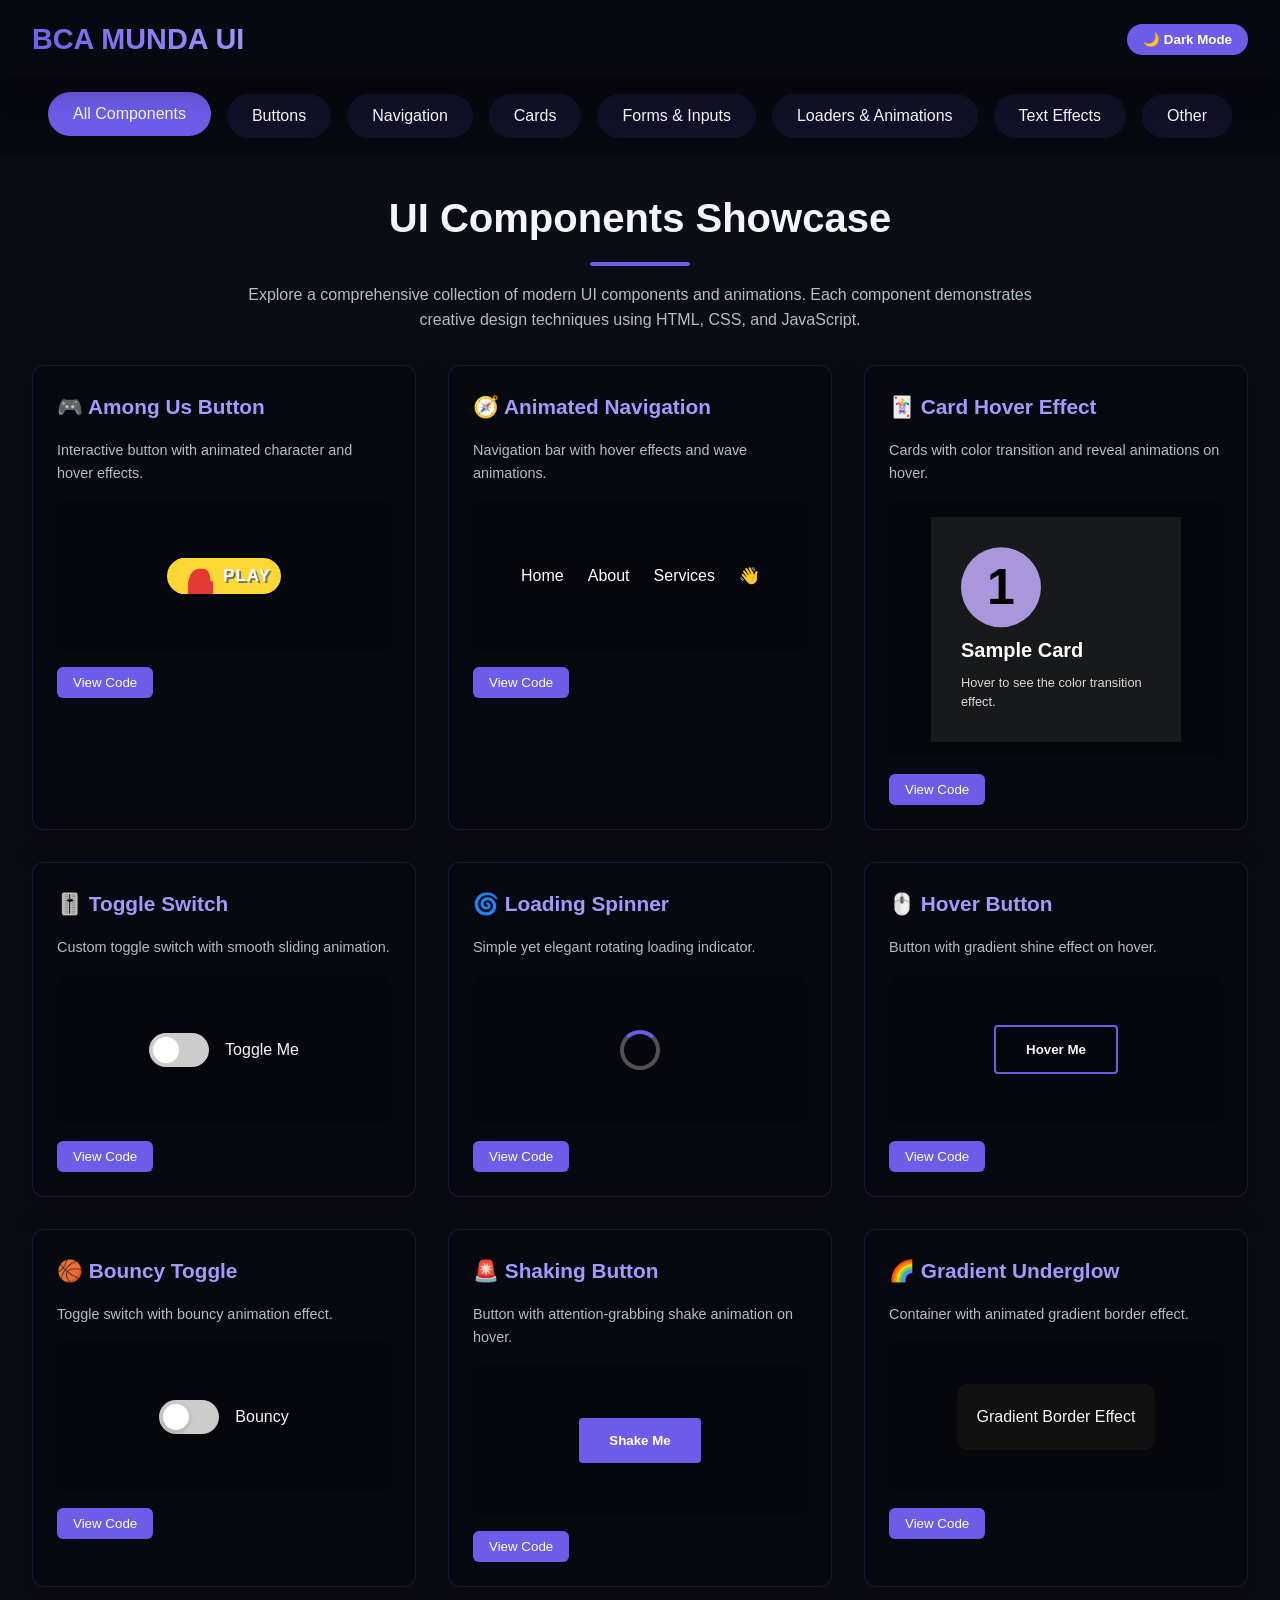
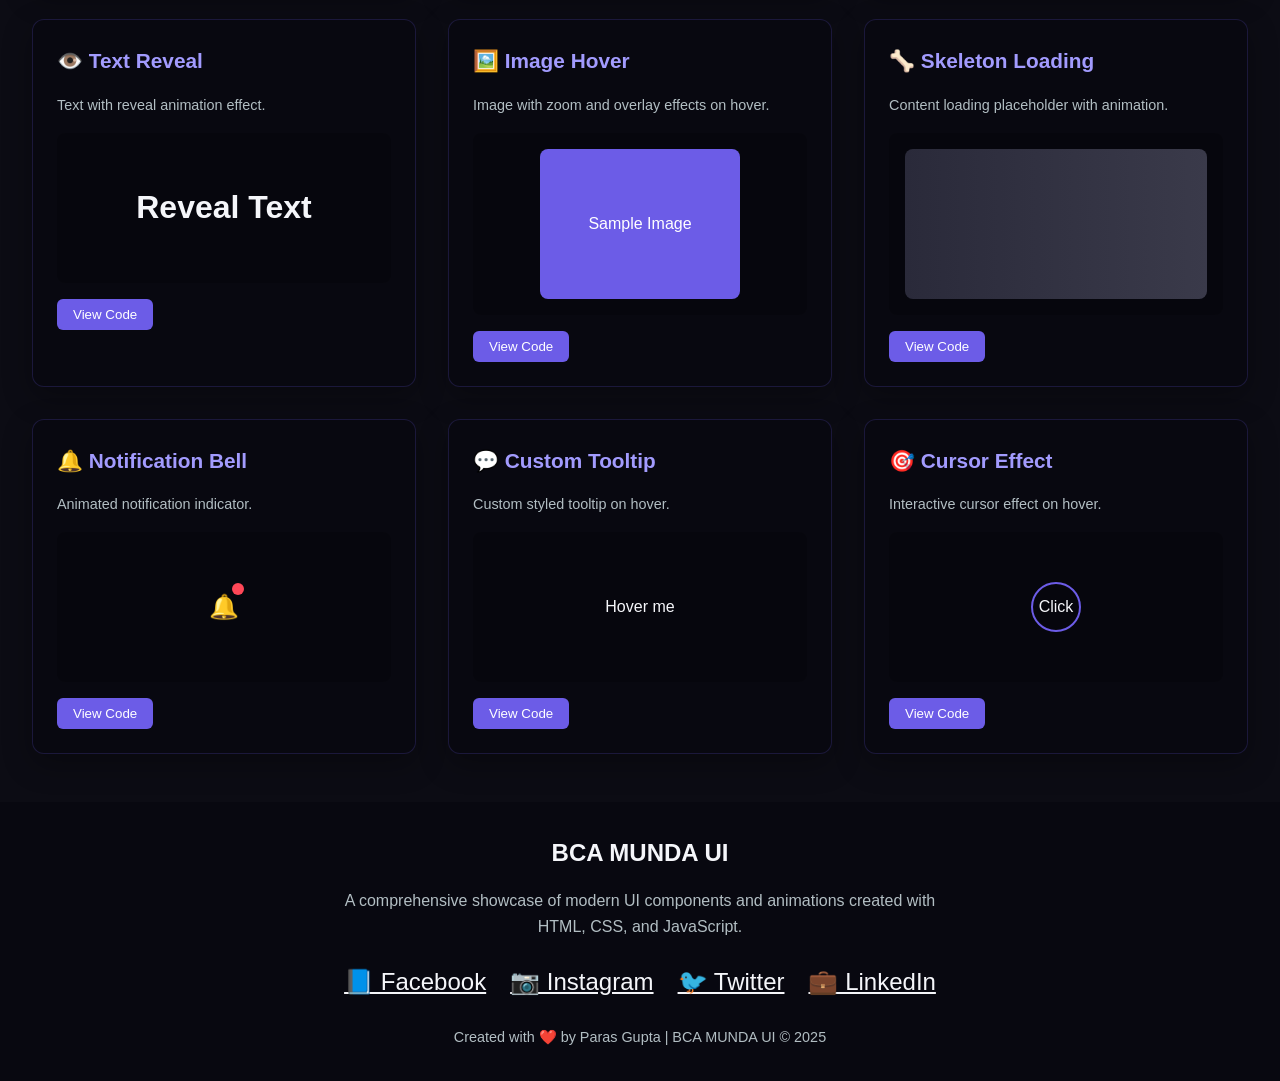
<file: index.html>
<!DOCTYPE html>
<html lang="en">
<head>
    <meta charset="UTF-8">
    <meta name="viewport" content="width=device-width, initial-scale=1.0">
    <title>BCA MUNDA UI - Comprehensive UI Components Showcase</title>
    <link rel="icon" href="data:image/svg+xml,<svg xmlns=%22http://www.w3.org/2000/svg%22 viewBox=%220 0 100 100%22><text y=%22.9em%22 font-size=%2290%22>🎨</text></svg>">
    
    <!-- SEO Meta Tags -->
    <meta name="description" content="BCA MUNDA UI - A comprehensive showcase of modern UI components and animations">
    <meta name="keywords" content="UI components, CSS animations, JavaScript effects, web design, frontend">
    <meta name="author" content="Paras Gupta">
    
    <!-- Open Graph / Social Media Meta Tags -->
    <meta property="og:title" content="BCA MUNDA UI - Comprehensive UI Components Showcase">
    <meta property="og:description" content="A comprehensive showcase of modern UI components and animations">
    <meta property="og:type" content="website">
    
    <!-- Link to external stylesheet -->
    <link rel="stylesheet" href="styles.css">
    
    <style>
        /* Component Specific Styles - These would typically be in separate files */
        /* Among Us Button */
        .among-us-btn {
            display: flex;
            align-items: center;
            justify-content: center;
            gap: 10px;
            padding: 0 10px;
            color: white;
            text-shadow: 2px 2px rgb(116, 116, 116);
            text-transform: uppercase;
            cursor: pointer;
            border: solid 2px black;
            letter-spacing: 1px;
            font-weight: 600;
            font-size: 17px;
            background-color: hsl(49deg 98% 60%);
            border-radius: 50px;
            position: relative;
            overflow: hidden;
            transition: all 0.5s ease;
        }

        .among-us-btn:active {
            transform: scale(0.9);
            transition: all 100ms ease;
        }

        .among-us-btn svg {
            transition: all 0.5s ease;
            z-index: 2;
            width: 36px;
            height: 36px;
        }

        .play-text {
            transition: all 0.5s ease;
            transition-delay: 300ms;
        }

        .among-us-btn:hover svg {
            transform: scale(3) translate(50%);
        }

        .now-text {
            position: absolute;
            left: 0;
            transform: translateX(-100%);
            transition: all 0.5s ease;
            z-index: 2;
        }

        .among-us-btn:hover .now-text {
            transform: translateX(10px);
            transition-delay: 300ms;
        }

        .among-us-btn:hover .play-text {
            transform: translateX(200%);
            transition-delay: 300ms;
        }

        /* Animated Nav Bar */
        .animated-nav ul {
            display: inline-grid;
            grid-auto-flow: column;
            grid-gap: 24px;
            justify-items: center;
            list-style: none;
        }

        .animated-nav a {
            color: white;
            text-decoration: none;
        }

        .animated-nav a:hover {
            box-shadow: inset 0 -1.2em 0 hsla(0, 0%, 100%, 0.4);
        }

        .wave-animation {
            display: inline-block;
            animation: wave-animation 0.3s infinite;
        }

        @keyframes wave-animation {
            0%, 100% {
                transform: rotate(0deg);
            }
            25% {
                transform: rotate(20deg);
            }
            75% {
                transform: rotate(-15deg);
            }
        }

        /* Card Hover Effect */
        .sample-card {
            background-color: hsl(220, 6%, 10%);
            padding: 120px 30px 30px;
            position: relative;
            z-index: 1;
            max-width: 250px;
            --color: #AA96DA;
        }

        .sample-card::before {
            content: '';
            position: absolute;
            left: 0;
            top: 0;
            height: 100%;
            width: 100%;
            background-color: var(--color);
            z-index: -1;
            clip-path: circle(40px at 70px 70px);
            transition: clip-path 1s ease;
        }

        .sample-card:hover::before {
            clip-path: circle(100%);
        }

        .sample-card span {
            position: absolute;
            left: 0;
            top: 0;
            height: 80px;
            width: 80px;
            font-size: 50px;
            font-weight: bold;
            transform: translate(30px, 30px);
            display: flex;
            align-items: center;
            justify-content: center;
            color: hsl(0, 0%, 0%);
            transition: transform 1s ease;
        }

        .sample-card:hover span {
            transform: translate(0, 30px);
        }

        .sample-card h3 {
            font-size: 20px;
            color: hsl(0, 0%, 100%);
            font-weight: 600;
            text-transform: capitalize;
            margin-bottom: 10px;
            line-height: 1.3;
        }

        .sample-card p {
            color: hsl(0, 0%, 85%);
            line-height: 1.5;
            font-size: 0.8rem;
        }

        /* Toggle Switch */
        .toggle-container {
            display: flex;
            align-items: center;
            gap: 1rem;
        }

        .toggle-switch {
            position: relative;
            display: inline-block;
            width: 60px;
            height: 34px;
        }

        .toggle-switch input {
            opacity: 0;
            width: 0;
            height: 0;
        }

        .slider {
            position: absolute;
            cursor: pointer;
            top: 0;
            left: 0;
            right: 0;
            bottom: 0;
            background-color: #ccc;
            transition: .4s;
            border-radius: 34px;
        }

        .slider:before {
            position: absolute;
            content: "";
            height: 26px;
            width: 26px;
            left: 4px;
            bottom: 4px;
            background-color: white;
            transition: .4s;
            border-radius: 50%;
        }

        input:checked + .slider {
            background-color: var(--primary-color);
        }

        input:checked + .slider:before {
            transform: translateX(26px);
        }

        /* Loading Spinner */
        .spinner {
            width: 40px;
            height: 40px;
            border: 4px solid rgba(255, 255, 255, 0.3);
            border-radius: 50%;
            border-top-color: var(--primary-color);
            animation: spin 1s ease-in-out infinite;
        }

        @keyframes spin {
            to { transform: rotate(360deg); }
        }

        /* Button Hover Effect */
        .hover-btn {
            padding: 15px 30px;
            background: transparent;
            color: var(--light-text);
            border: 2px solid var(--primary-color);
            border-radius: 4px;
            cursor: pointer;
            font-weight: 600;
            position: relative;
            overflow: hidden;
            transition: var(--transition);
        }

        .hover-btn::before {
            content: '';
            position: absolute;
            top: 0;
            left: -100%;
            width: 100%;
            height: 100%;
            background: linear-gradient(90deg, transparent, rgba(108, 92, 231, 0.2), transparent);
            transition: 0.5s;
        }

        .hover-btn:hover::before {
            left: 100%;
        }

        .hover-btn:hover {
            background: var(--primary-color);
            box-shadow: var(--glow);
        }

        /* Bouncy Toggle Switch */
        .bouncy-toggle {
            position: relative;
            display: inline-block;
            width: 60px;
            height: 34px;
        }

        .bouncy-toggle input {
            opacity: 0;
            width: 0;
            height: 0;
        }

        .bouncy-slider {
            position: absolute;
            cursor: pointer;
            top: 0;
            left: 0;
            right: 0;
            bottom: 0;
            background-color: #ccc;
            transition: .4s;
            border-radius: 34px;
        }

        .bouncy-slider:before {
            position: absolute;
            content: "";
            height: 26px;
            width: 26px;
            left: 4px;
            bottom: 4px;
            background-color: white;
            transition: .4s;
            border-radius: 50%;
            box-shadow: 0 2px 5px rgba(0,0,0,0.2);
        }

        input:checked + .bouncy-slider {
            background-color: var(--primary-color);
        }

        input:checked + .bouncy-slider:before {
            transform: translateX(26px);
            animation: bounce 0.5s ease;
        }

        @keyframes bounce {
            0%, 100% { transform: translateX(26px) scale(1); }
            50% { transform: translateX(26px) scale(1.2); }
        }

        /* Shaking Button */
        .shake-btn {
            padding: 15px 30px;
            background: var(--primary-color);
            color: white;
            border: none;
            border-radius: 4px;
            cursor: pointer;
            font-weight: 600;
            transition: var(--transition);
        }

        .shake-btn:hover {
            animation: shake 0.5s ease;
        }

        @keyframes shake {
            0%, 100% { transform: translateX(0); }
            25% { transform: translateX(-5px); }
            75% { transform: translateX(5px); }
        }

        /* Gradient Underglow */
        .gradient-underglow {
            padding: 20px;
            background: #111;
            border-radius: 10px;
            position: relative;
            overflow: hidden;
        }

        .gradient-underglow::before {
            content: '';
            position: absolute;
            top: -50%;
            left: -50%;
            width: 200%;
            height: 200%;
            background: conic-gradient(
                transparent, 
                rgba(168, 239, 255, 1), 
                transparent 30%
            );
            animation: rotate 4s linear infinite;
            z-index: -1;
        }

        .gradient-underglow::after {
            content: '';
            position: absolute;
            inset: 3px;
            background: #111;
            border-radius: 7px;
            z-index: -1;
        }

        @keyframes rotate {
            0% { transform: rotate(0deg); }
            100% { transform: rotate(360deg); }
        }

        /* Text Reveal Effect */
        .text-reveal {
            font-size: 2rem;
            font-weight: bold;
            color: var(--light-text);
            position: relative;
            overflow: hidden;
            display: inline-block;
        }

        .text-reveal::after {
            content: '';
            position: absolute;
            top: 0;
            left: 0;
            width: 100%;
            height: 100%;
            background: var(--primary-color);
            transform: scaleX(0);
            transform-origin: left;
            animation: reveal 2s ease-in-out infinite;
        }

        .text-content {
            position: relative;
            z-index: 1;
        }

        @keyframes reveal {
            0% { transform: scaleX(0); }
            50% { transform: scaleX(1); }
            100% { transform: scaleX(0); }
        }

        /* Image Hover Effect */
        .image-container {
            position: relative;
            width: 200px;
            height: 150px;
            overflow: hidden;
            border-radius: 8px;
        }

        .image-container img {
            width: 100%;
            height: 100%;
            object-fit: cover;
            transition: transform 0.5s ease;
        }

        .image-container:hover img {
            transform: scale(1.1);
        }

        .image-overlay {
            position: absolute;
            top: 0;
            left: 0;
            width: 100%;
            height: 100%;
            background: rgba(108, 92, 231, 0.7);
            display: flex;
            align-items: center;
            justify-content: center;
            opacity: 0;
            transition: opacity 0.3s ease;
        }

        .image-container:hover .image-overlay {
            opacity: 1;
        }

        /* Skeleton Loading */
        .skeleton {
            width: 100%;
            height: 150px;
            background: linear-gradient(90deg, #2a2a3a, #3a3a4a, #2a2a3a);
            background-size: 200% 100%;
            animation: loading 1.5s ease-in-out infinite;
            border-radius: 8px;
        }

        @keyframes loading {
            0% { background-position: 200% 0; }
            100% { background-position: -200% 0; }
        }

        /* Notification Bell */
        .bell {
            position: relative;
            cursor: pointer;
            font-size: 24px;
        }

        .bell::after {
            content: '';
            position: absolute;
            top: -5px;
            right: -5px;
            width: 12px;
            height: 12px;
            background: #ff4757;
            border-radius: 50%;
            animation: pulse 1.5s infinite;
        }

        @keyframes pulse {
            0% { transform: scale(0.95); box-shadow: 0 0 0 0 rgba(255, 71, 87, 0.7); }
            70% { transform: scale(1); box-shadow: 0 0 0 10px rgba(255, 71, 87, 0); }
            100% { transform: scale(0.95); box-shadow: 0 0 0 0 rgba(255, 71, 87, 0); }
        }

        /* Tooltip */
        .tooltip-container {
            position: relative;
            display: inline-block;
            cursor: pointer;
        }

        .tooltip-text {
            visibility: hidden;
            width: 120px;
            background-color: var(--primary-color);
            color: #fff;
            text-align: center;
            border-radius: 6px;
            padding: 5px;
            position: absolute;
            z-index: 1;
            bottom: 125%;
            left: 50%;
            transform: translateX(-50%);
            opacity: 0;
            transition: opacity 0.3s;
            font-size: 0.8rem;
        }

        .tooltip-container:hover .tooltip-text {
            visibility: visible;
            opacity: 1;
        }

        /* Cursor Effect */
        .cursor-effect {
            width: 50px;
            height: 50px;
            border: 2px solid var(--primary-color);
            border-radius: 50%;
            position: relative;
            display: flex;
            align-items: center;
            justify-content: center;
            cursor: pointer;
        }

        .cursor-effect:hover::before {
            content: '';
            position: absolute;
            width: 100%;
            height: 100%;
            border-radius: 50%;
            background: var(--primary-color);
            opacity: 0.2;
            animation: ripple 1s infinite;
        }

        @keyframes ripple {
            0% { transform: scale(1); opacity: 0.2; }
            100% { transform: scale(1.5); opacity: 0; }
        }
    </style>
</head>
<body>
    <header>
        <a href="#" class="logo">BCA MUNDA UI</a>
        <button class="theme-toggle" id="themeToggle">🌙 Dark Mode</button>
    </header>

    <nav>
        <div class="nav-categories">
            <a href="#" class="nav-category active" data-category="all">All Components</a>
            <a href="#" class="nav-category" data-category="buttons">Buttons</a>
            <a href="#" class="nav-category" data-category="navigation">Navigation</a>
            <a href="#" class="nav-category" data-category="cards">Cards</a>
            <a href="#" class="nav-category" data-category="forms">Forms & Inputs</a>
            <a href="#" class="nav-category" data-category="loaders">Loaders & Animations</a>
            <a href="#" class="nav-category" data-category="effects">Text Effects</a>
            <a href="#" class="nav-category" data-category="other">Other</a>
        </div>
    </nav>

    <main>
        <h1 class="section-title">UI Components Showcase</h1>
        <p style="text-align: center; color: var(--gray-text); max-width: 800px; margin: 0 auto 2rem;">
            Explore a comprehensive collection of modern UI components and animations. Each component demonstrates creative design techniques using HTML, CSS, and JavaScript.
        </p>

        <div class="components-grid">
            <!-- Among Us Button -->
            <div class="component-card" data-category="buttons">
                <h2 class="component-title">🎮 Among Us Button</h2>
                <div class="component-description">
                    Interactive button with animated character and hover effects.
                </div>
                <div class="component-preview">
                    <button class="among-us-btn">
                        <svg xmlns="http://www.w3.org/2000/svg" viewBox="0 0 36 36">
                            <rect width="36" height="36" x="0" y="0" fill="#fdd835"></rect>
                            <path fill="#e53935" d="M38.67,42H11.52C11.27,40.62,11,38.57,11,36c0-5,0-11,0-11s1.44-7.39,3.22-9.59 c1.67-2.06,2.76-3.48,6.78-4.41c3-0.7,7.13-0.23,9,1c2.15,1.42,3.37,6.67,3.81,11.29c1.49-0.3,5.21,0.2,5.5,1.28 C40.89,30.29,39.48,38.31,38.67,42z"></path>
                        </svg>
                        <span class="now-text">now!</span>
                        <span class="play-text">play</span>
                    </button>
                </div>
                <button class="view-code-btn">View Code</button>
            </div>

            <!-- Animated Nav Bar -->
            <div class="component-card" data-category="navigation">
                <h2 class="component-title">🧭 Animated Navigation</h2>
                <div class="component-description">
                    Navigation bar with hover effects and wave animations.
                </div>
                <div class="component-preview">
                    <div class="animated-nav">
                        <ul>
                            <li><a href="#">Home</a></li>
                            <li><a href="#">About</a></li>
                            <li><a href="#">Services</a></li>
                            <li><p class="wave-animation">👋</p></li>
                        </ul>
                    </div>
                </div>
                <button class="view-code-btn">View Code</button>
            </div>

            <!-- Card Hover Effect -->
            <div class="component-card" data-category="cards">
                <h2 class="component-title">🃏 Card Hover Effect</h2>
                <div class="component-description">
                    Cards with color transition and reveal animations on hover.
                </div>
                <div class="component-preview">
                    <div class="sample-card">
                        <span>1</span>
                        <h3>Sample Card</h3>
                        <p>Hover to see the color transition effect.</p>
                    </div>
                </div>
                <button class="view-code-btn">View Code</button>
            </div>

            <!-- Toggle Switch -->
            <div class="component-card" data-category="forms">
                <h2 class="component-title">🎚️ Toggle Switch</h2>
                <div class="component-description">
                    Custom toggle switch with smooth sliding animation.
                </div>
                <div class="component-preview">
                    <div class="toggle-container">
                        <label class="toggle-switch">
                            <input type="checkbox">
                            <span class="slider"></span>
                        </label>
                        <span>Toggle Me</span>
                    </div>
                </div>
                <button class="view-code-btn">View Code</button>
            </div>

            <!-- Loading Spinner -->
            <div class="component-card" data-category="loaders">
                <h2 class="component-title">🌀 Loading Spinner</h2>
                <div class="component-description">
                    Simple yet elegant rotating loading indicator.
                </div>
                <div class="component-preview">
                    <div class="spinner"></div>
                </div>
                <button class="view-code-btn">View Code</button>
            </div>

            <!-- Button Hover Effect -->
            <div class="component-card" data-category="buttons">
                <h2 class="component-title">🖱️ Hover Button</h2>
                <div class="component-description">
                    Button with gradient shine effect on hover.
                </div>
                <div class="component-preview">
                    <button class="hover-btn">Hover Me</button>
                </div>
                <button class="view-code-btn">View Code</button>
            </div>

            <!-- Bouncy Toggle Switch -->
            <div class="component-card" data-category="forms">
                <h2 class="component-title">🏀 Bouncy Toggle</h2>
                <div class="component-description">
                    Toggle switch with bouncy animation effect.
                </div>
                <div class="component-preview">
                    <div class="toggle-container">
                        <label class="bouncy-toggle">
                            <input type="checkbox">
                            <span class="bouncy-slider"></span>
                        </label>
                        <span>Bouncy</span>
                    </div>
                </div>
                <button class="view-code-btn">View Code</button>
            </div>

            <!-- Shaking Button -->
            <div class="component-card" data-category="buttons">
                <h2 class="component-title">🚨 Shaking Button</h2>
                <div class="component-description">
                    Button with attention-grabbing shake animation on hover.
                </div>
                <div class="component-preview">
                    <button class="shake-btn">Shake Me</button>
                </div>
                <button class="view-code-btn">View Code</button>
            </div>

            <!-- Animated Gradient Underglow -->
            <div class="component-card" data-category="effects">
                <h2 class="component-title">🌈 Gradient Underglow</h2>
                <div class="component-description">
                    Container with animated gradient border effect.
                </div>
                <div class="component-preview">
                    <div class="gradient-underglow">
                        <p>Gradient Border Effect</p>
                    </div>
                </div>
                <button class="view-code-btn">View Code</button>
            </div>

            <!-- Text Reveal Effect -->
            <div class="component-card" data-category="effects">
                <h2 class="component-title">👁️ Text Reveal</h2>
                <div class="component-description">
                    Text with reveal animation effect.
                </div>
                <div class="component-preview">
                    <div class="text-reveal">
                        <span class="text-content">Reveal Text</span>
                    </div>
                </div>
                <button class="view-code-btn">View Code</button>
            </div>

            <!-- Image Hover Effect -->
            <div class="component-card" data-category="cards">
                <h2 class="component-title">🖼️ Image Hover</h2>
                <div class="component-description">
                    Image with zoom and overlay effects on hover.
                </div>
                <div class="component-preview">
                    <div class="image-container">
                        <div style="background: #6c5ce7; width: 100%; height: 100%; display: flex; align-items: center; justify-content: center; color: white;">
                            Sample Image
                        </div>
                        <div class="image-overlay">
                            <span>View</span>
                        </div>
                    </div>
                </div>
                <button class="view-code-btn">View Code</button>
            </div>

            <!-- Skeleton Loading -->
            <div class="component-card" data-category="loaders">
                <h2 class="component-title">🦴 Skeleton Loading</h2>
                <div class="component-description">
                    Content loading placeholder with animation.
                </div>
                <div class="component-preview">
                    <div class="skeleton"></div>
                </div>
                <button class="view-code-btn">View Code</button>
            </div>

            <!-- Notification Bell -->
            <div class="component-card" data-category="other">
                <h2 class="component-title">🔔 Notification Bell</h2>
                <div class="component-description">
                    Animated notification indicator.
                </div>
                <div class="component-preview">
                    <div class="bell">🔔</div>
                </div>
                <button class="view-code-btn">View Code</button>
            </div>

            <!-- Tooltip -->
            <div class="component-card" data-category="other">
                <h2 class="component-title">💬 Custom Tooltip</h2>
                <div class="component-description">
                    Custom styled tooltip on hover.
                </div>
                <div class="component-preview">
                    <div class="tooltip-container">
                        Hover me
                        <span class="tooltip-text">Tooltip text</span>
                    </div>
                </div>
                <button class="view-code-btn">View Code</button>
            </div>

            <!-- Cursor Effect -->
            <div class="component-card" data-category="other">
                <h2 class="component-title">🎯 Cursor Effect</h2>
                <div class="component-description">
                    Interactive cursor effect on hover.
                </div>
                <div class="component-preview">
                    <div class="cursor-effect">Click</div>
                </div>
                <button class="view-code-btn">View Code</button>
            </div>
        </div>
    </main>

    <footer>
        <div class="footer-content">
            <h2>BCA MUNDA UI</h2>
            <p style="color: var(--gray-text); max-width: 600px; margin: 1rem auto;">
                A comprehensive showcase of modern UI components and animations created with HTML, CSS, and JavaScript.
            </p>
            
            <div class="social-links">
                <a href="#" class="social-link">📘 Facebook</a>
                <a href="#" class="social-link">📷 Instagram</a>
                <a href="#" class="social-link">🐦 Twitter</a>
                <a href="#" class="social-link">💼 LinkedIn</a>
            </div>
            
            <p class="copyright">
                Created with ❤️ by Paras Gupta | BCA MUNDA UI © 2025
            </p>
        </div>
    </footer>

    <!-- Link to external JavaScript -->
    <script src="script.js"></script>
    
    <script>
        // Additional component-specific JavaScript
        // In a full implementation, this would be in the external script.js file
        
        // Button interactions
        document.querySelectorAll('.among-us-btn').forEach(btn => {
            btn.addEventListener('mouseenter', () => {
                // Hover effect is handled by CSS
            });
        });
        
        document.querySelectorAll('.sample-card').forEach(card => {
            card.addEventListener('mouseenter', () => {
                // Hover effect is handled by CSS
            });
        });
        
        // View code buttons
        document.querySelectorAll('.view-code-btn').forEach(btn => {
            btn.addEventListener('click', function() {
                alert('In a full implementation, this would show the source code for the component.');
            });
        });
        
        // Toggle switches
        document.querySelectorAll('.toggle-switch input, .bouncy-toggle input').forEach(toggle => {
            toggle.addEventListener('change', function() {
                console.log('Toggle switched:', this.checked);
            });
        });
        
        // Shaking button
        document.querySelectorAll('.shake-btn').forEach(btn => {
            btn.addEventListener('mouseenter', function() {
                // Shake animation is handled by CSS
            });
        });
        
        // Tooltip
        document.querySelectorAll('.tooltip-container').forEach(tooltip => {
            tooltip.addEventListener('mouseenter', function() {
                // Tooltip is handled by CSS
            });
        });
        
        // Cursor effect
        document.querySelectorAll('.cursor-effect').forEach(cursor => {
            cursor.addEventListener('mouseenter', function() {
                // Ripple effect is handled by CSS
            });
        });
        
        // Initialize any components that need it
        document.addEventListener('DOMContentLoaded', function() {
            console.log('BCA MUNDA UI Components Loaded');
        });
    </script>
</body>
</html>
</file>
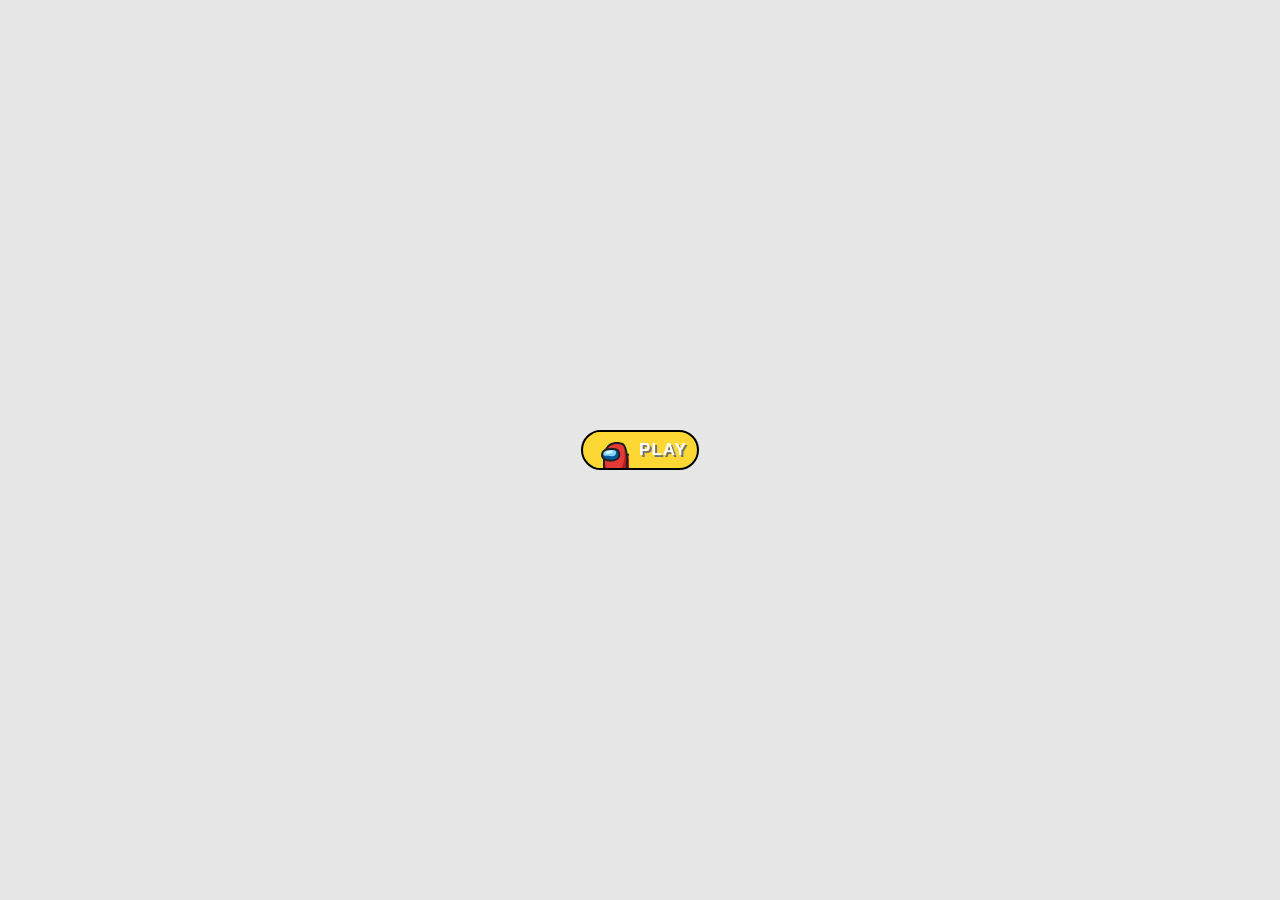
<file: Among-us-button/index.html>
<!DOCTYPE html>
<html lang="en">
<head>
    <meta charset="UTF-8">
    <meta name="viewport" content="width=device-width, initial-scale=1.0">
    <title>Amoung Us Button Animation GevStack</title>
    <link rel="stylesheet" href="style.css">
</head>
<body>
    <button>
        <svg
          xmlns="http://www.w3.org/2000/svg"
          viewBox="0 0 36 36"
          width="36px"
          height="36px"
        >
          <rect width="36" height="36" x="0" y="0" fill="#fdd835"></rect>
          <path
            fill="#e53935"
            d="M38.67,42H11.52C11.27,40.62,11,38.57,11,36c0-5,0-11,0-11s1.44-7.39,3.22-9.59 c1.67-2.06,2.76-3.48,6.78-4.41c3-0.7,7.13-0.23,9,1c2.15,1.42,3.37,6.67,3.81,11.29c1.49-0.3,5.21,0.2,5.5,1.28 C40.89,30.29,39.48,38.31,38.67,42z"
          ></path>
          <path
            fill="#b71c1c"
            d="M39.02,42H11.99c-0.22-2.67-0.48-7.05-0.49-12.72c0.83,4.18,1.63,9.59,6.98,9.79 c3.48,0.12,8.27,0.55,9.83-2.45c1.57-3,3.72-8.95,3.51-15.62c-0.19-5.84-1.75-8.2-2.13-8.7c0.59,0.66,3.74,4.49,4.01,11.7 c0.03,0.83,0.06,1.72,0.08,2.66c4.21-0.15,5.93,1.5,6.07,2.35C40.68,33.85,39.8,38.9,39.02,42z"
          ></path>
          <path
            fill="#212121"
            d="M35,27.17c0,3.67-0.28,11.2-0.42,14.83h-2C32.72,38.42,33,30.83,33,27.17 c0-5.54-1.46-12.65-3.55-14.02c-1.65-1.08-5.49-1.48-8.23-0.85c-3.62,0.83-4.57,1.99-6.14,3.92L15,16.32 c-1.31,1.6-2.59,6.92-3,8.96v10.8c0,2.58,0.28,4.61,0.54,5.92H10.5c-0.25-1.41-0.5-3.42-0.5-5.92l0.02-11.09 c0.15-0.77,1.55-7.63,3.43-9.94l0.08-0.09c1.65-2.03,2.96-3.63,7.25-4.61c3.28-0.76,7.67-0.25,9.77,1.13 C33.79,13.6,35,22.23,35,27.17z"
          ></path>
          <path
            fill="#01579b"
            d="M17.165,17.283c5.217-0.055,9.391,0.283,9,6.011c-0.391,5.728-8.478,5.533-9.391,5.337 c-0.913-0.196-7.826-0.043-7.696-5.337C9.209,18,13.645,17.32,17.165,17.283z"
          ></path>
          <path
            fill="#212121"
            d="M40.739,37.38c-0.28,1.99-0.69,3.53-1.22,4.62h-2.43c0.25-0.19,1.13-1.11,1.67-4.9 c0.57-4-0.23-11.79-0.93-12.78c-0.4-0.4-2.63-0.8-4.37-0.89l0.1-1.99c1.04,0.05,4.53,0.31,5.71,1.49 C40.689,24.36,41.289,33.53,40.739,37.38z"
          ></path>
          <path
            fill="#81d4fa"
            d="M10.154,20.201c0.261,2.059-0.196,3.351,2.543,3.546s8.076,1.022,9.402-0.554 c1.326-1.576,1.75-4.365-0.891-5.267C19.336,17.287,12.959,16.251,10.154,20.201z"
          ></path>
          <path
            fill="#212121"
            d="M17.615,29.677c-0.502,0-0.873-0.03-1.052-0.069c-0.086-0.019-0.236-0.035-0.434-0.06 c-5.344-0.679-8.053-2.784-8.052-6.255c0.001-2.698,1.17-7.238,8.986-7.32l0.181-0.002c3.444-0.038,6.414-0.068,8.272,1.818 c1.173,1.191,1.712,3,1.647,5.53c-0.044,1.688-0.785,3.147-2.144,4.217C22.785,29.296,19.388,29.677,17.615,29.677z M17.086,17.973 c-7.006,0.074-7.008,4.023-7.008,5.321c-0.001,3.109,3.598,3.926,6.305,4.27c0.273,0.035,0.48,0.063,0.601,0.089 c0.563,0.101,4.68,0.035,6.855-1.732c0.865-0.702,1.299-1.57,1.326-2.653c0.051-1.958-0.301-3.291-1.073-4.075 c-1.262-1.281-3.834-1.255-6.825-1.222L17.086,17.973z"
          ></path>
          <path
            fill="#e1f5fe"
            d="M15.078,19.043c1.957-0.326,5.122-0.529,4.435,1.304c-0.489,1.304-7.185,2.185-7.185,0.652 C12.328,19.467,15.078,19.043,15.078,19.043z"
          ></path>
        </svg>
        <span class="now">now!</span>
        <span class="play">play</span>
      </button>
      
</body>
</html>
</file>
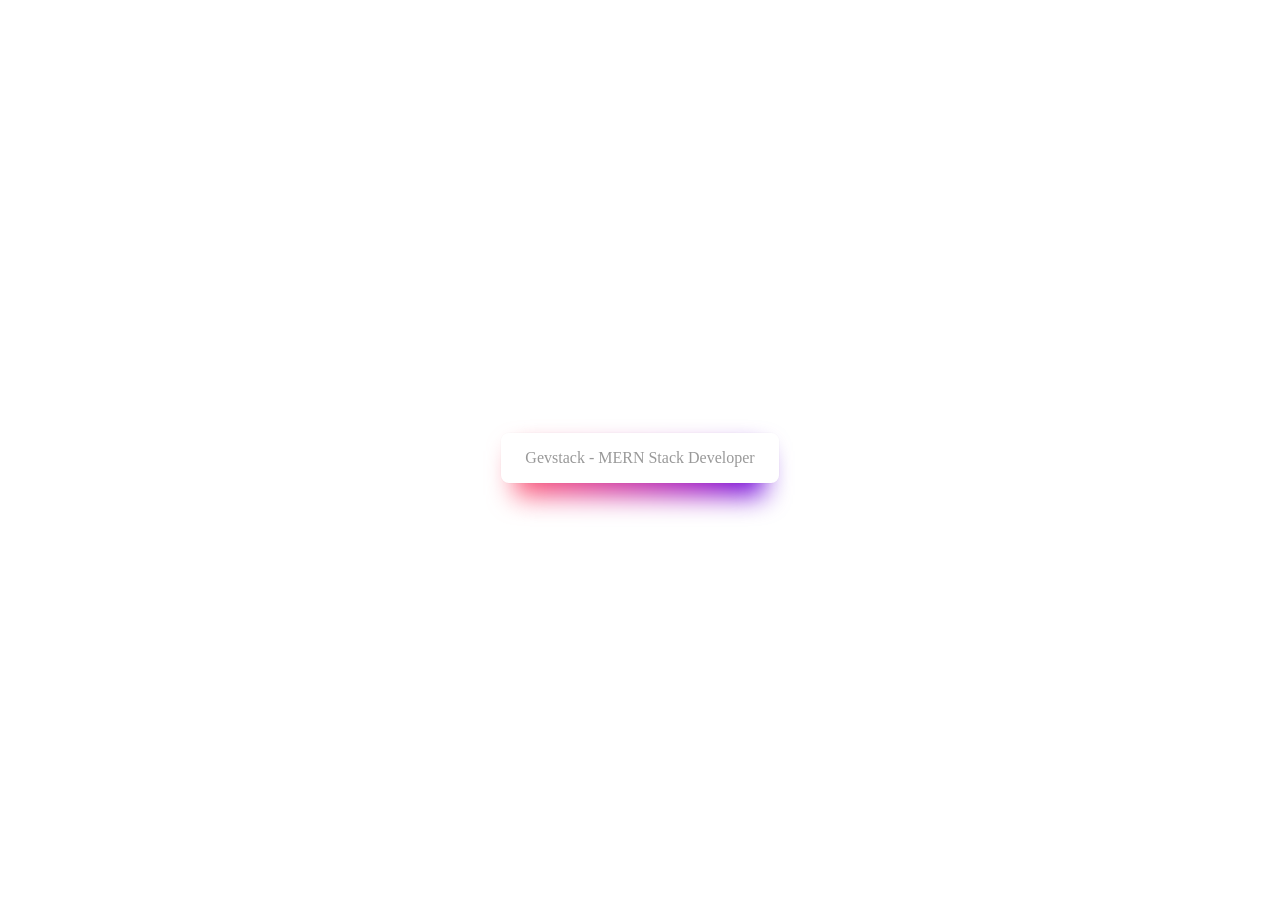
<file: Animated-Gradient-Underglow/index.html>
<!DOCTYPE html>
<html lang="en">
<head>
    <meta charset="UTF-8">
    <meta name="viewport" content="width=device-width, initial-scale=1.0">
    <title>Gevstack - Animated Gradient Underglow</title>
    <link rel="stylesheet" href="style.css">
</head>
<body>
    <div class="box">
        Gevstack - MERN Stack Developer
    </div>
</body>
</html>
</file>
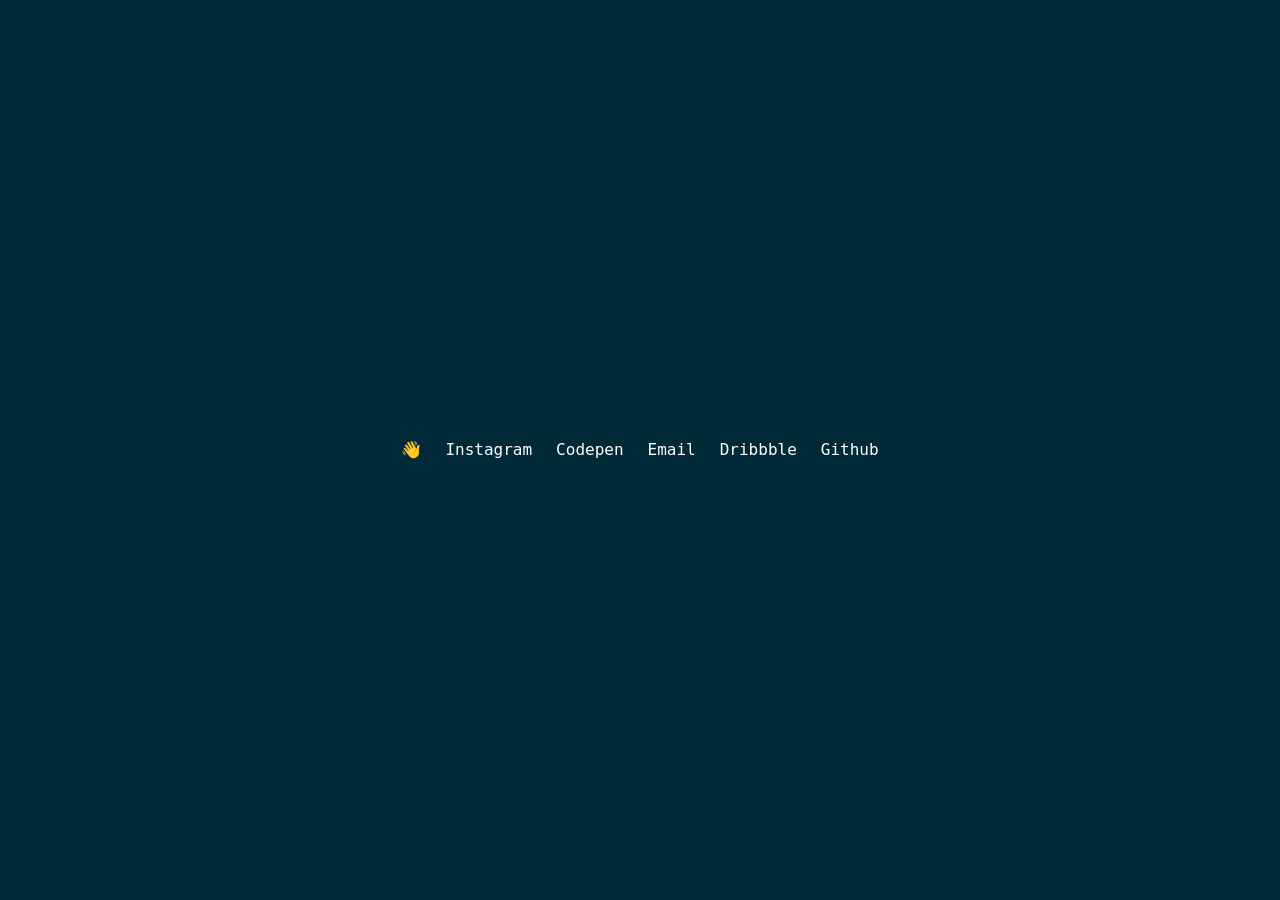
<file: Animated-nav-bar/index.html>
<!DOCTYPE html>
<html lang="en">
<head>
    <meta charset="UTF-8">
    <meta name="viewport" content="width=device-width, initial-scale=1.0">
    <title>Gevstack - Animated Navbar</title>
    <link rel="stylesheet" href="style.css">
</head>
<body>
    <div>
        <ul>
          <li><a href="https://www.instagram.com/gevstack/">Instagram</a></li>
          <li><a href="https://codepen.io/">Codepen</a></li>
          <li><a href="mailto:gevendra04@gmail.com">Email</a></li>
          <li><a href="https://dribbble.com/">Dribbble</a></li>
          <li><a href="https://github.com/gevendra2004">Github</a></li>
          <li>
            <p>👋</p>
          </li>
        </ul>
      </div>
</body>
</html>
</file>
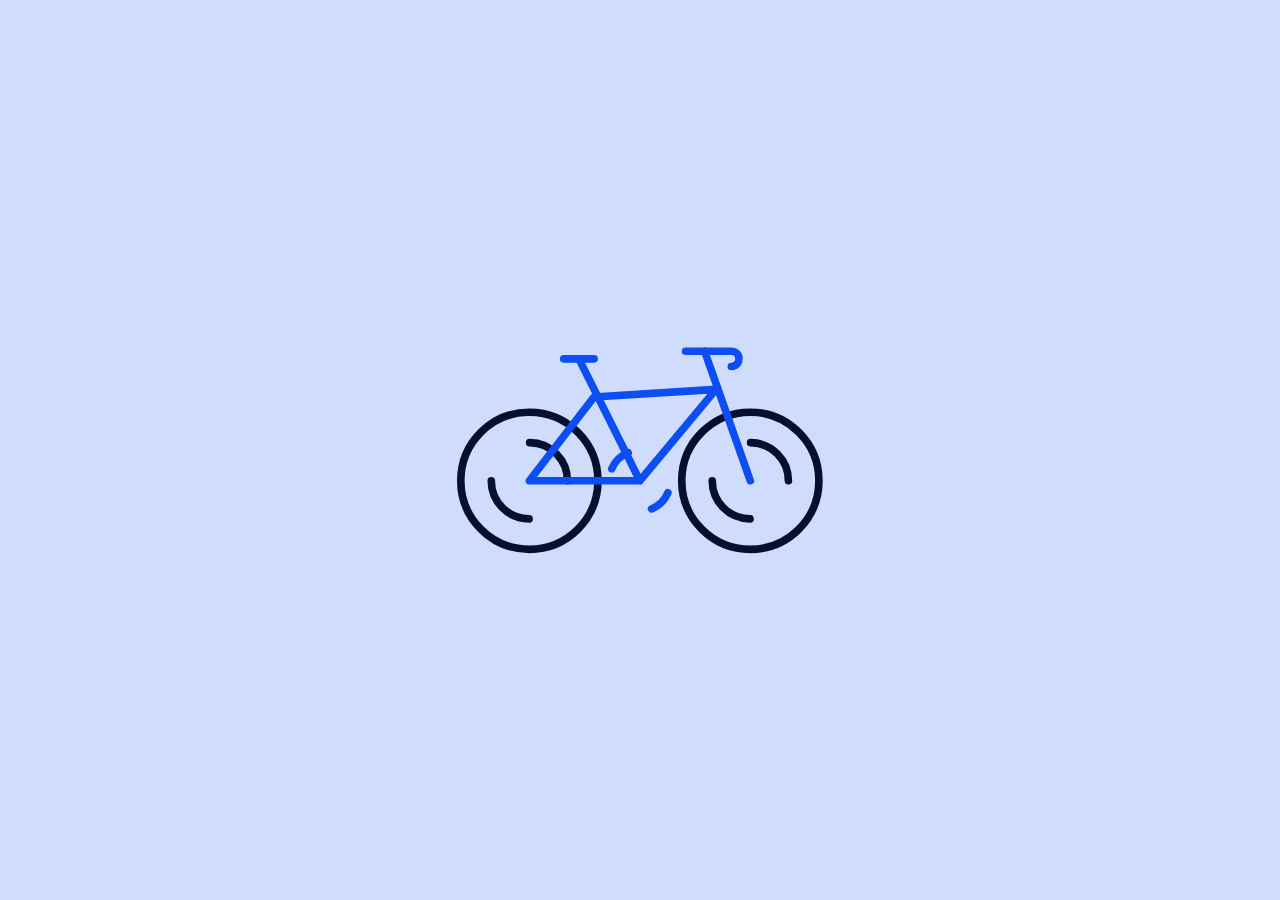
<file: Bicycle preloader/index.html>
<!DOCTYPE html>
<html lang="en">
<head>
    <meta charset="UTF-8">
    <meta name="viewport" content="width=device-width, initial-scale=1.0">
    <title>Bycicle Preloader - Gevstack</title>

    <link rel="stylesheet" href="styles.css">
</head>
<body>
    <svg class="bike" viewBox="0 0 48 30" width="48px" height="30px">
        <g fill="none" stroke="currentColor" stroke-linecap="round" stroke-linejoin="round" stroke-width="1">
            <g transform="translate(9.5,19)">
                <circle class="bike__tire" r="9" stroke-dasharray="56.549 56.549" />
                <g class="bike__spokes-spin" stroke-dasharray="31.416 31.416" stroke-dashoffset="-23.562">
                    <circle class="bike__spokes" r="5" />
                    <circle class="bike__spokes" r="5" transform="rotate(180,0,0)" />
                </g>
            </g>
            <g transform="translate(24,19)">
                <g class="bike__pedals-spin" stroke-dasharray="25.133 25.133" stroke-dashoffset="-21.991" transform="rotate(67.5,0,0)">
                    <circle class="bike__pedals" r="4" />
                    <circle class="bike__pedals" r="4" transform="rotate(180,0,0)" />
                </g>
            </g>
            <g transform="translate(38.5,19)">
                <circle class="bike__tire" r="9" stroke-dasharray="56.549 56.549" />
                <g class="bike__spokes-spin" stroke-dasharray="31.416 31.416" stroke-dashoffset="-23.562">
                    <circle class="bike__spokes" r="5" />
                    <circle class="bike__spokes" r="5" transform="rotate(180,0,0)" />
                </g>
            </g>
            <polyline class="bike__seat" points="14 3,18 3" stroke-dasharray="5 5" />
            <polyline class="bike__body" points="16 3,24 19,9.5 19,18 8,34 7,24 19" stroke-dasharray="79 79" />
            <path class="bike__handlebars" d="m30,2h6s1,0,1,1-1,1-1,1" stroke-dasharray="10 10" />
            <polyline class="bike__front" points="32.5 2,38.5 19" stroke-dasharray="19 19" />
        </g>
    </svg>
</body>
</html>
</file>
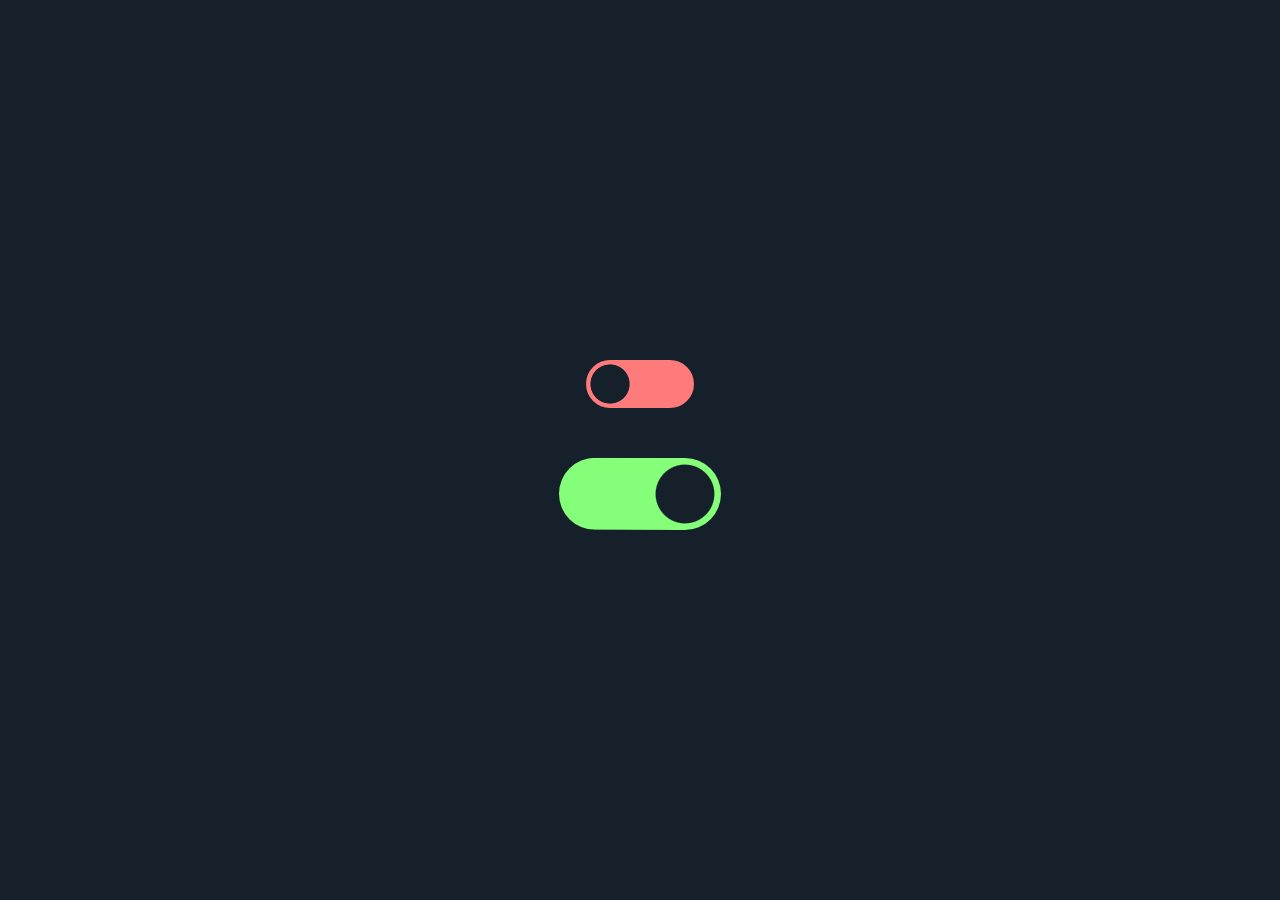
<file: Bouncy-toggle-switch/index.html>
<!DOCTYPE html>
<html lang="en">
<head>
    <meta charset="UTF-8">
    <meta name="viewport" content="width=device-width, initial-scale=1.0">
    <title>Gevstack - Bouncy Toggle Switches</title>
    <link rel="stylesheet" href="style.css">
</head>
<body>
    <input type="checkbox">
    <input type="checkbox" checked style="--s:60px">
</body>
</html>
</file>
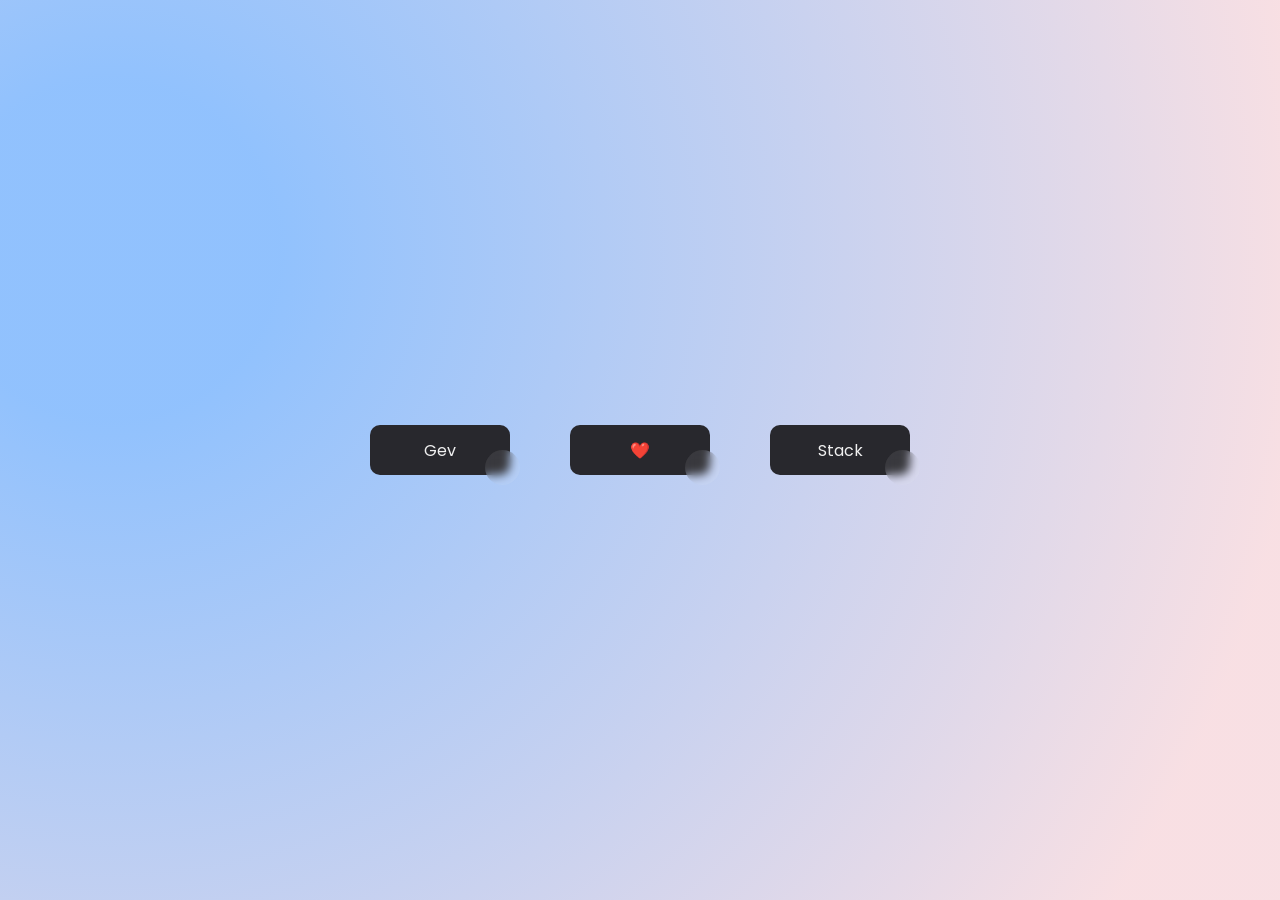
<file: Button-Hover-Effect-Part-02/index.html>
<!DOCTYPE html>
<html lang="en">
<head>
    <meta charset="UTF-8">
    <meta name="viewport" content="width=device-width, initial-scale=1.0">
    <title>Button Hover Effect - GevStack</title>

    <link rel="stylesheet" href="styles.css">
</head>
<body>
    <button class="button-86" role="button">Gev</button>
    <button class="button-86" role="button">❤️</button>
    <button class="button-86" role="button">Stack</button>
</body>
</html>
</file>
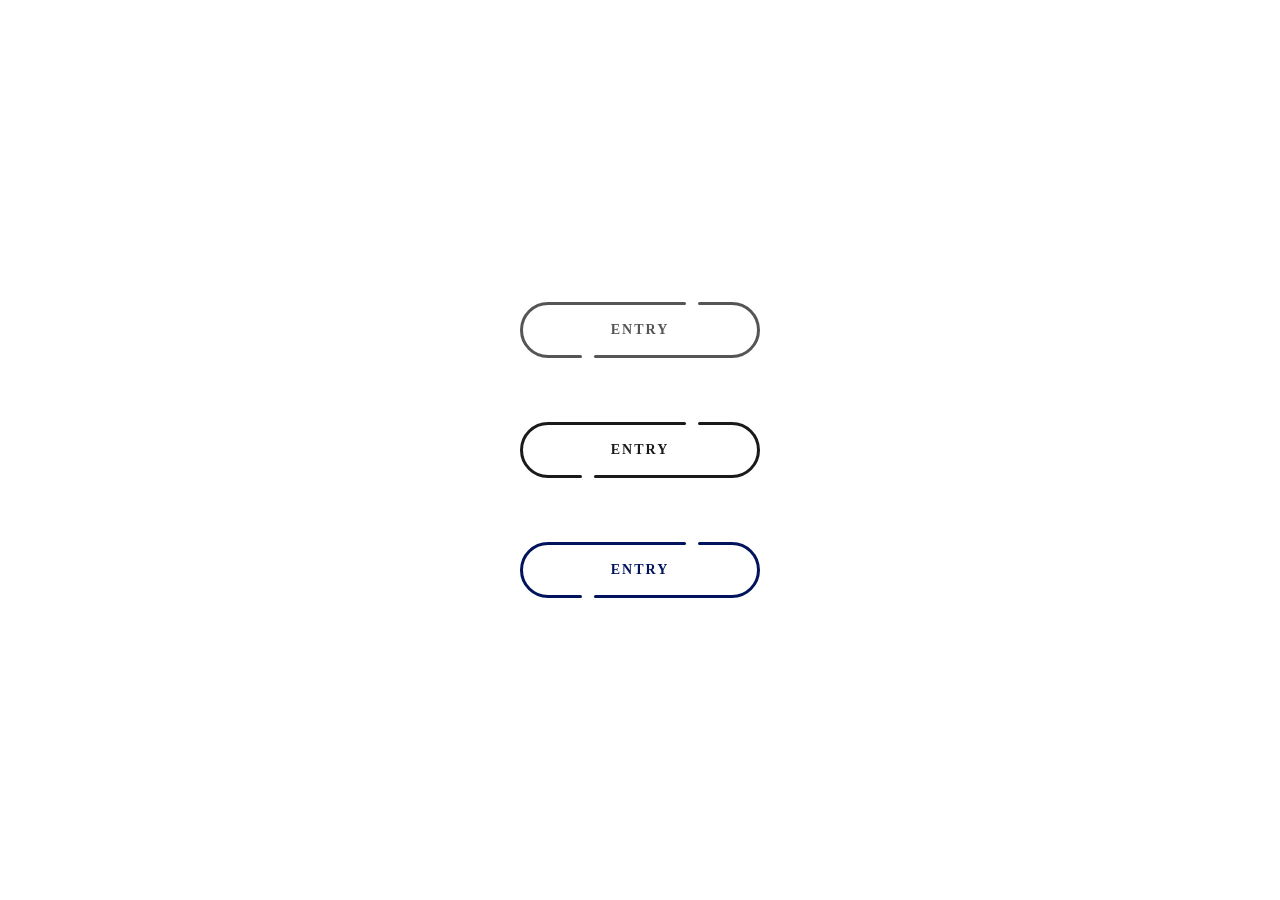
<file: Button-Hover-Sketch-Effect/index.html>
<!DOCTYPE html>
<html lang="en">
<head>
    <meta charset="UTF-8">
    <meta name="viewport" content="width=device-width, initial-scale=1.0">
    <title>Gevstack - Button Hover Effect</title>
    <link rel="stylesheet" href="style.css">
</head>
<body>
    <div class="container">

        <a href="#" class="button type--A">
          <div class="button__line"></div>
          <div class="button__line"></div>
          <span class="button__text">ENTRY</span>
          <div class="button__drow1"></div>
          <div class="button__drow2"></div>
        </a>
          <a href="#" class="button type--B">
          <div class="button__line"></div>
          <div class="button__line"></div>
          <span class="button__text">ENTRY</span>
          <div class="button__drow1"></div>
          <div class="button__drow2"></div>
        </a>
          <a href="#" class="button type--C">
          <div class="button__line"></div>
          <div class="button__line"></div>
          <span class="button__text">ENTRY</span>
          <div class="button__drow1"></div>
          <div class="button__drow2"></div>
        </a>
      
      </div>
</body>
</html>
</file>
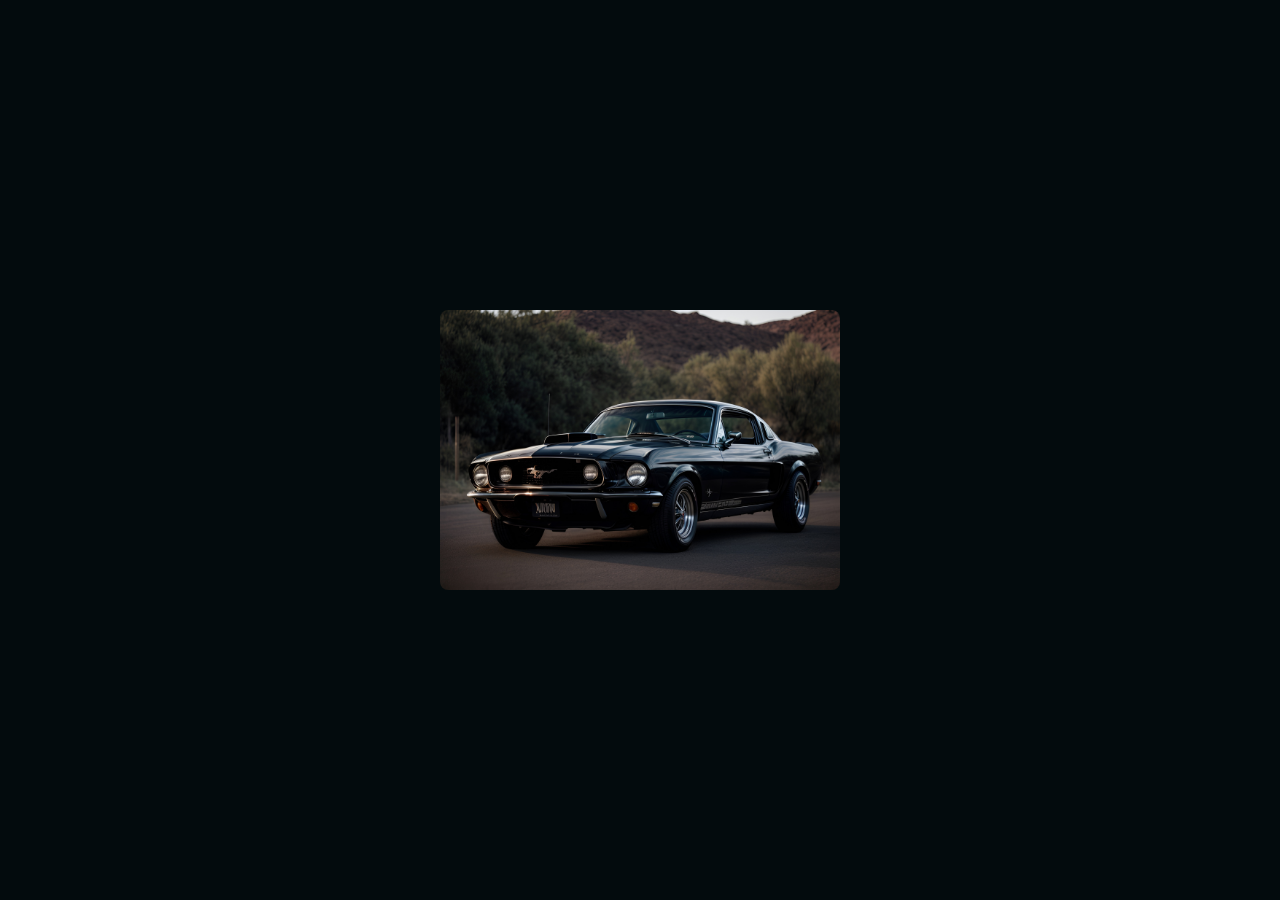
<file: Card-hover-effect-02/index.html>
<!DOCTYPE html>
<html lang="en">
  <head>
    <meta charset="UTF-8" />
    <meta http-equiv="X-UA-Compatible" content="IE=edge" />
    <meta name="viewport" content="width=device-width, initial-scale=1.0" />
    <title>GevStack - Card Effect</title>
    <link rel="stylesheet" href="style.css" />
  </head>
  <body>
    <div class="card">
      <div class="image-box">
        <img src="./image.jpg">
      </div>
      <div class="content">
        <h2>Ford Mustang 1969</h2>
        <p>The 1969 Ford Mustang epitomizes the iconic American muscle car era with its sleek design and powerful performance.</p>
      </div>
    </div>
  </body>
</html>
</file>
<file: styles.css>
/* 
  BCA MUNDA UI - Main Stylesheet
  This file demonstrates how styles could be organized separately
*/

:root {
  --primary-color: #6c5ce7;
  --secondary-color: #a29bfe;
  --dark-bg: #0c0c14;
  --darker-bg: #080810;
  --light-text: #f5f6fa;
  --gray-text: #b2bec3;
  --border-radius: 12px;
  --transition: all 0.3s ease;
  --shadow: 0 10px 30px rgba(0, 0, 0, 0.3);
  --glow: 0 0 15px rgba(108, 92, 231, 0.5);
}

/* Base Styles */
* {
  margin: 0;
  padding: 0;
  box-sizing: border-box;
}

body {
  font-family: 'Segoe UI', Tahoma, Geneva, Verdana, sans-serif;
  background: var(--dark-bg);
  color: var(--light-text);
  line-height: 1.6;
  overflow-x: hidden;
}

/* Theme Variations */
body.light-theme {
  --dark-bg: #f5f6fa;
  --darker-bg: #dcdde1;
  --light-text: #2f3640;
  --gray-text: #718093;
}

/* Header */
header {
  background: var(--darker-bg);
  padding: 1rem 2rem;
  position: sticky;
  top: 0;
  z-index: 100;
  box-shadow: var(--shadow);
  display: flex;
  justify-content: space-between;
  align-items: center;
}

.logo {
  font-size: 1.8rem;
  font-weight: 700;
  background: linear-gradient(45deg, var(--primary-color), var(--secondary-color));
  -webkit-background-clip: text;
  background-clip: text;
  color: transparent;
  text-decoration: none;
}

.theme-toggle {
  background: var(--primary-color);
  color: white;
  border: none;
  padding: 0.5rem 1rem;
  border-radius: 30px;
  cursor: pointer;
  font-weight: 600;
  transition: var(--transition);
}

.theme-toggle:hover {
  transform: translateY(-2px);
  box-shadow: var(--glow);
}

/* Navigation */
nav {
  background: var(--darker-bg);
  padding: 1rem;
  position: sticky;
  top: 70px;
  z-index: 99;
  box-shadow: 0 5px 15px rgba(0, 0, 0, 0.1);
  overflow-x: auto;
  white-space: nowrap;
}

.nav-categories {
  display: flex;
  gap: 1rem;
  justify-content: center;
}

.nav-category {
  background: rgba(108, 92, 231, 0.1);
  color: var(--light-text);
  padding: 0.5rem 1.5rem;
  border-radius: 30px;
  text-decoration: none;
  font-weight: 500;
  transition: var(--transition);
  border: 1px solid transparent;
}

.nav-category:hover, .nav-category.active {
  background: var(--primary-color);
  transform: translateY(-2px);
}

/* Main Content */
main {
  max-width: 1400px;
  margin: 2rem auto;
  padding: 0 2rem;
}

.section-title {
  font-size: 2.5rem;
  margin: 2rem 0 1rem;
  text-align: center;
  position: relative;
  padding-bottom: 1rem;
}

.section-title::after {
  content: '';
  position: absolute;
  bottom: 0;
  left: 50%;
  transform: translateX(-50%);
  width: 100px;
  height: 4px;
  background: var(--primary-color);
  border-radius: 2px;
}

.components-grid {
  display: grid;
  grid-template-columns: repeat(auto-fill, minmax(300px, 1fr));
  gap: 2rem;
  margin: 2rem 0;
}

.component-card {
  background: var(--darker-bg);
  border-radius: var(--border-radius);
  padding: 1.5rem;
  box-shadow: var(--shadow);
  transition: var(--transition);
  border: 1px solid rgba(108, 92, 231, 0.2);
}

.component-card:hover {
  transform: translateY(-5px);
  box-shadow: var(--glow);
  border-color: var(--primary-color);
}

.component-title {
  font-size: 1.3rem;
  margin-bottom: 1rem;
  color: var(--secondary-color);
  display: flex;
  align-items: center;
  gap: 0.5rem;
}

.component-preview {
  min-height: 150px;
  display: flex;
  align-items: center;
  justify-content: center;
  margin: 1rem 0;
  padding: 1rem;
  border-radius: 8px;
  background: rgba(0, 0, 0, 0.2);
}

.component-description {
  color: var(--gray-text);
  font-size: 0.9rem;
  margin: 1rem 0;
}

.view-code-btn {
  background: var(--primary-color);
  color: white;
  border: none;
  padding: 0.5rem 1rem;
  border-radius: 6px;
  cursor: pointer;
  font-weight: 500;
  transition: var(--transition);
  display: inline-flex;
  align-items: center;
  gap: 0.5rem;
}

.view-code-btn:hover {
  background: #5d4de0;
  transform: translateY(-2px);
}

/* Footer */
footer {
  background: var(--darker-bg);
  padding: 2rem;
  text-align: center;
  margin-top: 3rem;
}

.footer-content {
  max-width: 1200px;
  margin: 0 auto;
}

.social-links {
  display: flex;
  justify-content: center;
  gap: 1.5rem;
  margin: 1.5rem 0;
}

.social-link {
  color: var(--light-text);
  font-size: 1.5rem;
  transition: var(--transition);
}

.social-link:hover {
  color: var(--primary-color);
  transform: translateY(-3px);
}

.copyright {
  color: var(--gray-text);
  font-size: 0.9rem;
}

/* Responsive Design */
@media (max-width: 768px) {
  header {
      flex-direction: column;
      gap: 1rem;
      padding: 1rem;
  }
  
  .nav-categories {
      flex-wrap: wrap;
  }
  
  main {
      padding: 0 1rem;
  }
  
  .components-grid {
      grid-template-columns: 1fr;
  }
}

/* 
  Component-specific styles would be included here or in separate files
  For example:
  - buttons.css
  - cards.css
  - navigation.css
  - forms.css
  - animations.css
*/
</file>
<file: Among-us-button/style.css>
* {
    padding: 0;
    margin: 0;
    box-sizing: border-box;
}

body {
    height: 100vh;
    display: flex;
    align-items: center;
    justify-content: center;
    background: #E7E6E6;
}
button {
    display: flex;
    align-items: center;
    justify-content: center;
    gap: 10px;
    padding: 0 10px;
    color: white;
    text-shadow: 2px 2px rgb(116, 116, 116);
    text-transform: uppercase;
    cursor: pointer;
    border: solid 2px black;
    letter-spacing: 1px;
    font-weight: 600;
    font-size: 17px;
    background-color: hsl(49deg 98% 60%);
    border-radius: 50px;
    position: relative;
    overflow: hidden;
    transition: all 0.5s ease;
  }
  
  button:active {
    transform: scale(0.9);
    transition: all 100ms ease;
  }
  
  button svg {
    transition: all 0.5s ease;
    z-index: 2;
  }
  
  .play {
    transition: all 0.5s ease;
    transition-delay: 300ms;
  }
  
  button:hover svg {
    transform: scale(3) translate(50%);
  }
  
  .now {
    position: absolute;
    left: 0;
    transform: translateX(-100%);
    transition: all 0.5s ease;
    z-index: 2;
  }
  
  button:hover .now {
    transform: translateX(10px);
    transition-delay: 300ms;
  }
  
  button:hover .play {
    transform: translateX(200%);
    transition-delay: 300ms;
  }
</file>
<file: Animated-Gradient-Underglow/style.css>
body {
  display: flex;
  align-items: center;
  justify-content: center;
  min-height: 100vh;
  color: #999;
}

.box {
  background: white;
  padding: 16px 24px;
  position: relative;
  border-radius: 8px;
  box-shadow: 0 0 0 1px rgba(0, 0, 0, 0.01);
}
.box::after {
  position: absolute;
  content: "";
  top: 15px;
  left: 0;
  right: 0;
  z-index: -1;
  height: 100%;
  width: 100%;
  transform: scale(0.9) translateZ(0);
  filter: blur(15px);
  background: linear-gradient(
    to left,
    #ff5770,
    #e4428d,
    #c42da8,
    #9e16c3,
    #6501de,
    #9e16c3,
    #c42da8,
    #e4428d,
    #ff5770
  );
  background-size: 200% 200%;
  -webkit-animation: animateGlow 1.25s linear infinite;
  animation: animateGlow 1.25s linear infinite;
}

@-webkit-keyframes animateGlow {
  0% {
    background-position: 0% 50%;
  }
  100% {
    background-position: 200% 50%;
  }
}

@keyframes animateGlow {
  0% {
    background-position: 0% 50%;
  }
  100% {
    background-position: 200% 50%;
  }
}
</file>
<file: Animated-nav-bar/style.css>
* {
    box-sizing: border-box;
    margin: 0;
    padding: 0;
}

body {
    overflow: hidden;    
}

ul {
    display: inline-grid;
    grid-auto-flow: row;
    grid-gap: 24px;
    justify-items: center;
    margin: auto;
    list-style: none;
  }
  
  @media (min-width: 500px) {
    ul {
      grid-auto-flow: column;
    }
  }
  
  a {
    color: white;
    text-decoration: none;
  }
  
  a:hover {
    box-shadow: inset 0 -1.2em 0 hsla(0, 0%, 100%, 0.4);
  }
  
  li:last-child {
    grid-column: 1 / 2;
    grid-row: 1 / 2;
  }
  
  li:hover ~ li p {
    animation: wave-animation 0.3s infinite;
  }
  
  /* below is just for demo styling */
  
  div {
    display: flex;
    height: 100vh;
    width: 100%;
    background-color: #002a38;
    line-height: 1.3;
    font-family: Menlo, monospace;
  }
  
  @keyframes wave-animation {
    0%,
    100% {
      transform: rotate(0deg);
    }
    25% {
      transform: rotate(20deg);
    }
    75% {
      transform: rotate(-15deg);
    }
  }
</file>
<file: Bicycle preloader/styles.css>
* {
	border: 0;
	box-sizing: border-box;
	margin: 0;
	padding: 0;
}
:root {
	--hue: 223;
	--bg: hsl(var(--hue),90%,90%);
	--fg: hsl(var(--hue),90%,10%);
	--primary: hsl(var(--hue),90%,50%);
	--trans-dur: 0.3s;
	font-size: calc(16px + (32 - 16) * (100vw - 320px) / (2560 - 320));
}
body {
	background-color: var(--bg);
	color: var(--fg);
	display: flex;
	font: 1em/1.5 sans-serif;
	height: 100vh;
	transition:
		background-color var(--trans-dur),
		color var(--trans-dur);
}
.bike {
	display: block;
	margin: auto;
	width: 16em;
	height: auto;
}
.bike__body,
.bike__front,
.bike__handlebars,
.bike__pedals,
.bike__pedals-spin,
.bike__seat,
.bike__spokes,
.bike__spokes-spin,
.bike__tire {
	animation: bikeBody 3s ease-in-out infinite;
	stroke: var(--primary);
	transition: stroke var(--trans-dur);
}
.bike__front {
	animation-name: bikeFront;
}
.bike__handlebars {
	animation-name: bikeHandlebars;
}
.bike__pedals {
	animation-name: bikePedals;
}
.bike__pedals-spin {
	animation-name: bikePedalsSpin;
}
.bike__seat {
	animation-name: bikeSeat;
}
.bike__spokes,
.bike__tire {
	stroke: currentColor;
}
.bike__spokes {
	animation-name: bikeSpokes;
}
.bike__spokes-spin {
	animation-name: bikeSpokesSpin;
}
.bike__tire {
	animation-name: bikeTire;
}

/* Dark theme */
@media (prefers-color-scheme: dark) {
	:root {
		--bg: hsl(var(--hue),90%,10%);
		--fg: hsl(var(--hue),90%,90%);
	}
}

/* Animations */
@keyframes bikeBody {
	from { stroke-dashoffset: 79; }
	33%,
	67% { stroke-dashoffset: 0; }
	to { stroke-dashoffset: -79; }
}
@keyframes bikeFront {
	from { stroke-dashoffset: 19; }
	33%,
	67% { stroke-dashoffset: 0; }
	to { stroke-dashoffset: -19; }
}
@keyframes bikeHandlebars {
	from { stroke-dashoffset: 10; }
	33%,
	67% { stroke-dashoffset: 0; }
	to { stroke-dashoffset: -10; }
}
@keyframes bikePedals {
	from {
		animation-timing-function: ease-in;
		stroke-dashoffset: -25.133;
	}
	33%,
	67% {
		animation-timing-function: ease-out;
		stroke-dashoffset: -21.991;
	}
	to {
		stroke-dashoffset: -25.133;
	}
}
@keyframes bikePedalsSpin {
	from { transform: rotate(0.1875turn); }
	to { transform: rotate(3.1875turn); }
}
@keyframes bikeSeat {
	from { stroke-dashoffset: 5; }
	33%,
	67% { stroke-dashoffset: 0; }
	to { stroke-dashoffset: -5; }
}
@keyframes bikeSpokes {
	from {
		animation-timing-function: ease-in;
		stroke-dashoffset: -31.416;
	}
	33%,
	67% {
		animation-timing-function: ease-out;
		stroke-dashoffset: -23.562;
	}
	to {
		stroke-dashoffset: -31.416;
	}
}
@keyframes bikeSpokesSpin {
	from { transform: rotate(0); }
	to { transform: rotate(3turn); }
}
@keyframes bikeTire {
	from {
		animation-timing-function: ease-in;
		stroke-dashoffset: 56.549;
		transform: rotate(0);
	}
	33% {
		stroke-dashoffset: 0;
		transform: rotate(0.33turn);
	}
	67% {
		animation-timing-function: ease-out;
		stroke-dashoffset: 0;
		transform: rotate(0.67turn);
	}
	to {
		stroke-dashoffset: -56.549;
		transform: rotate(1turn);
	}
}
</file>
<file: Bouncy-toggle-switch/style.css>
input {
  --s: 40px; /* adjust this to control the size*/
  
  height: var(--s);
  aspect-ratio: 2.5;
  width: auto; /* some browsers need this */
  border-radius: var(--s);
  padding: calc(var(--s)/10);
  margin: calc(var(--s)/2);
  cursor: pointer;
  background:
    radial-gradient(farthest-side,#15202a 96%,#0000) 
      var(--_p,0%)/var(--s) content-box no-repeat,
    var(--_c,#ff7a7a);
  box-sizing: content-box;
  transform-origin: calc(3*var(--s)/5) 50%;
  transition: transform cubic-bezier(0,300,1,300) .5s,background .3s .1s ease-in;
  -webkit-appearance: none;
  -moz-appearance: none;
  appearance: none;
}
input:checked {
  --_c: #85ff7a;
  --_p: 100%;
  transform-origin: calc(100% - 3*var(--s)/5) 50%;
  transform: rotate(0.1deg);
}


body {
  background:#15202a;
  margin:0;
  height:100vh;
  display:grid;
  place-content:center;
  place-items:center;
}
</file>
<file: Button-Hover-Effect-Part-02/styles.css>
@import url('https://fonts.googleapis.com/css2?family=Poppins:wght@200;300;400;500&display=swap');

* {
    margin: 0;
    padding: 0;
    box-sizing: border-box;
}

body {
    display: flex;
    align-items: center;
    justify-content: center;
    column-gap: 60px;
    height: 100vh;
    font-family: 'Poppins', sans-serif;
    background-image: radial-gradient( circle 1311px at 8.6% 27.9%,  rgba(62,147,252,0.57) 12.9%, rgba(239,183,192,0.44) 91.2% );
}

.button-86 {
    all: unset;
    width: 100px;
    height: 30px;
    font-size: 16px;
    background: transparent;
    border: none;
    position: relative;
    color: #f0f0f0;
    cursor: pointer;
    z-index: 1;
    padding: 10px 20px;
    display: flex;
    align-items: center;
    justify-content: center;
    white-space: nowrap;
    user-select: none;
    -webkit-user-select: none;
    touch-action: manipulation;
  }
  
  .button-86::after,
  .button-86::before {
    content: '';
    position: absolute;
    bottom: 0;
    right: 0;
    z-index: -99999;
    transition: all .4s;
  }
  
  .button-86::before {
    transform: translate(0%, 0%);
    width: 100%;
    height: 100%;
    background: #28282d;
    border-radius: 10px;
  }
  
  .button-86::after {
    transform: translate(10px, 10px);
    width: 35px;
    height: 35px;
    background: #ffffff15;
    backdrop-filter: blur(5px);
    -webkit-backdrop-filter: blur(5px);
    border-radius: 50px;
  }
  
  .button-86:hover::before {
    transform: translate(5%, 20%);
    width: 110%;
    height: 110%;
  }
  
  .button-86:hover::after {
    border-radius: 10px;
    transform: translate(0, 0);
    width: 100%;
    height: 100%;
  }
  
  .button-86:active::after {
    transition: 0s;
    transform: translate(0, 5%);
  }
</file>
<file: Button-Hover-Sketch-Effect/style.css>
* {
    padding: 0;
    margin: 0;
    box-sizing: border-box;
}

body {
    display: flex;
    align-items: center;
    justify-content: center;
    height: 100vh;
    margin: 0;
}
.type--A{
  --line_color : #555555 ;
  --back_color : #FFECF6  ;
}
.type--B{
  --line_color : #1b1919 ;
  --back_color : #E9ECFF
}
.type--C{
  --line_color : #00135C ;
  --back_color : #DEFFFA 
}
.button{
    position : relative ;
    z-index : 0 ;
    width : 240px ;
    height : 56px ;
    text-decoration : none ;
    font-size : 14px ; 
    font-weight : bold ;
    color : var(--line_color) ;
    letter-spacing : 2px ;
    transition : all .3s ease ;
}
.button__text{
    display : flex ;
    justify-content : center ;
    align-items : center ;
    width : 100% ;
    height : 100% ;
}
.button::before,
.button::after,
.button__text::before,
.button__text::after{
    content : '' ;
    position : absolute ;
    height : 3px ;
    border-radius : 2px ;
    background : var(--line_color) ;
    transition : all .5s ease ;
}
.button::before{
    top : 0 ;
    left : 54px ;
    width : calc( 100% - 56px * 2 - 16px ) ;
}
.button::after{
    top : 0 ;
    right : 54px ;
    width : 8px ;
}
.button__text::before{
    bottom : 0 ;
    right : 54px ;
    width : calc( 100% - 56px * 2 - 16px ) ;
}
.button__text::after{
    bottom : 0 ;
    left : 54px ;
    width : 8px ;
}
.button__line{
    position : absolute ;
    top : 0 ;
    width : 56px ;
    height : 100% ;
    overflow : hidden ;
}
.button__line::before{
    content : '' ;
    position : absolute ;
    top : 0 ;
    width : 150% ;
    height : 100% ;
    box-sizing : border-box ;
    border-radius : 300px ;
    border : solid 3px var(--line_color) ;
}
.button__line:nth-child(1),
.button__line:nth-child(1)::before{
    left : 0 ;
}
.button__line:nth-child(2),
.button__line:nth-child(2)::before{
    right : 0 ;
}
.button:hover{
    letter-spacing : 6px ;
}
.button:hover::before,
.button:hover .button__text::before{
    width : 8px ;
}
.button:hover::after,
.button:hover .button__text::after{
    width : calc( 100% - 56px * 2 - 16px ) ;
}
.button__drow1,
.button__drow2{
    position : absolute ;
    z-index : -1 ;
    border-radius : 16px ;
    transform-origin : 16px 16px ;
}
.button__drow1{
    top : -16px ;
    left : 40px ;
    width : 32px ;
    height : 0;
    transform : rotate( 30deg ) ;
}
.button__drow2{
    top : 44px ;
    left : 77px ;
    width : 32px ;
    height : 0 ;
    transform : rotate(-127deg ) ;
}
.button__drow1::before,
.button__drow1::after,
.button__drow2::before,
.button__drow2::after{
    content : '' ;
    position : absolute ;
}
.button__drow1::before{
    bottom : 0 ;
    left : 0 ;
    width : 0 ;
    height : 32px ;
    border-radius : 16px ;
    transform-origin : 16px 16px ;
    transform : rotate( -60deg ) ;
}
.button__drow1::after{
    top : -10px ;
    left : 45px ;
    width : 0 ;
    height : 32px ;
    border-radius : 16px ;
    transform-origin : 16px 16px ;
    transform : rotate( 69deg ) ;
}
.button__drow2::before{
    bottom : 0 ;
    left : 0 ;
    width : 0 ;
    height : 32px ;
    border-radius : 16px ;
    transform-origin : 16px 16px ;
    transform : rotate( -146deg ) ;
}
.button__drow2::after{
    bottom : 26px ;
    left : -40px ;
    width : 0 ;
    height : 32px ;
    border-radius : 16px ;
    transform-origin : 16px 16px ;
    transform : rotate( -262deg ) ;
}
.button__drow1,
.button__drow1::before,
.button__drow1::after,
.button__drow2,
.button__drow2::before,
.button__drow2::after{
    background : var( --back_color ) ;
}
.button:hover .button__drow1{
    animation : drow1 ease-in .06s ;
    animation-fill-mode : forwards ;
}
.button:hover .button__drow1::before{
    animation : drow2 linear .08s .06s ;
    animation-fill-mode : forwards ;
}
.button:hover .button__drow1::after{
    animation : drow3 linear .03s .14s ;
    animation-fill-mode : forwards ;
}
.button:hover .button__drow2{
    animation : drow4 linear .06s .2s ;
    animation-fill-mode : forwards ;
}
.button:hover .button__drow2::before{
    animation : drow3 linear .03s .26s ;
    animation-fill-mode : forwards ;
}
.button:hover .button__drow2::after{
    animation : drow5 linear .06s .32s ;
    animation-fill-mode : forwards ;
}
@keyframes drow1{
    0%   { height : 0 ; }
    100% { height : 100px ; }
}
@keyframes drow2{
    0%   { width : 0 ; opacity : 0 ;}
    10%  { opacity : 0 ;}
    11%  { opacity : 1 ;}
    100% { width : 120px ; }
}
@keyframes drow3{
    0%   { width : 0 ; }
    100% { width : 80px ; }
}
@keyframes drow4{
    0%   { height : 0 ; }
    100% { height : 120px ; }
}
@keyframes drow5{
    0%   { width : 0 ; }
    100% { width : 124px ; }
}

.container{
    width : 100% ;
    height : 300px ;
    display : flex ;
    flex-direction : column ;
    justify-content : center ;
    align-items : center ;
}
.button:not(:last-child){
  margin-bottom : 64px ;
}
</file>
<file: Card-hover-effect-02/style.css>
@import url("https://fonts.googleapis.com/css2?family=Inter:wght@300;400;600&display=swap");

* {
  margin: 0;
  padding: 0;
  box-sizing: border-box;
}

body {
  height: 100vh;
  background-color: #030b0d;
  display: grid;
  place-items: center;
  font-family: "Inter", sans-serif;
  color: white;
}

.card {
  width: 400px;
  aspect-ratio: 1 / 0.7;
  border-radius: 8px;
  position: relative;
  cursor: pointer;
}
.card .image-box {
  width: 100%;
  height: 100%;
  border-radius: inherit;
}
.card .image-box img {
  width: 100%;
  height: 100%;
  object-fit: cover;
  object-position: 50% 90%;
  border-radius: inherit;
  transition: 0.5s ease-in-out;
}

.card::after {
  content: "";
  position: absolute;
  inset: 0;
  border: 2px solid white;
  border-radius: inherit;
  opacity: 0;
  transition: 0.4s ease-in-out;
}

.card:hover img {
  filter: grayscale(1) brightness(0.4);
}
.card:hover::after {
  opacity: 1;
  inset: 20px;
}

.content {
  width: 80%;
  position: absolute;
  top: 50%;
  left: 50%;
  transform: translate(-50%, -50%);
  text-align: center;
}

.content h2,
.content p {
  opacity: 0;
  transition: 0.4s 0.2s ease;
}
.content h2 {
  margin-bottom: 12px;
  scale: 0.7;
}
.content p {
  font-size: 14px;
  line-height: 1.5;
  color: #d1d1d1;
  transform: translateY(50%);
}
.card:hover .content h2 {
  scale: 1;
  opacity: 1;
}
.card:hover .content P {
  opacity: 1;
  transform: translateY(0);
}
</file>
